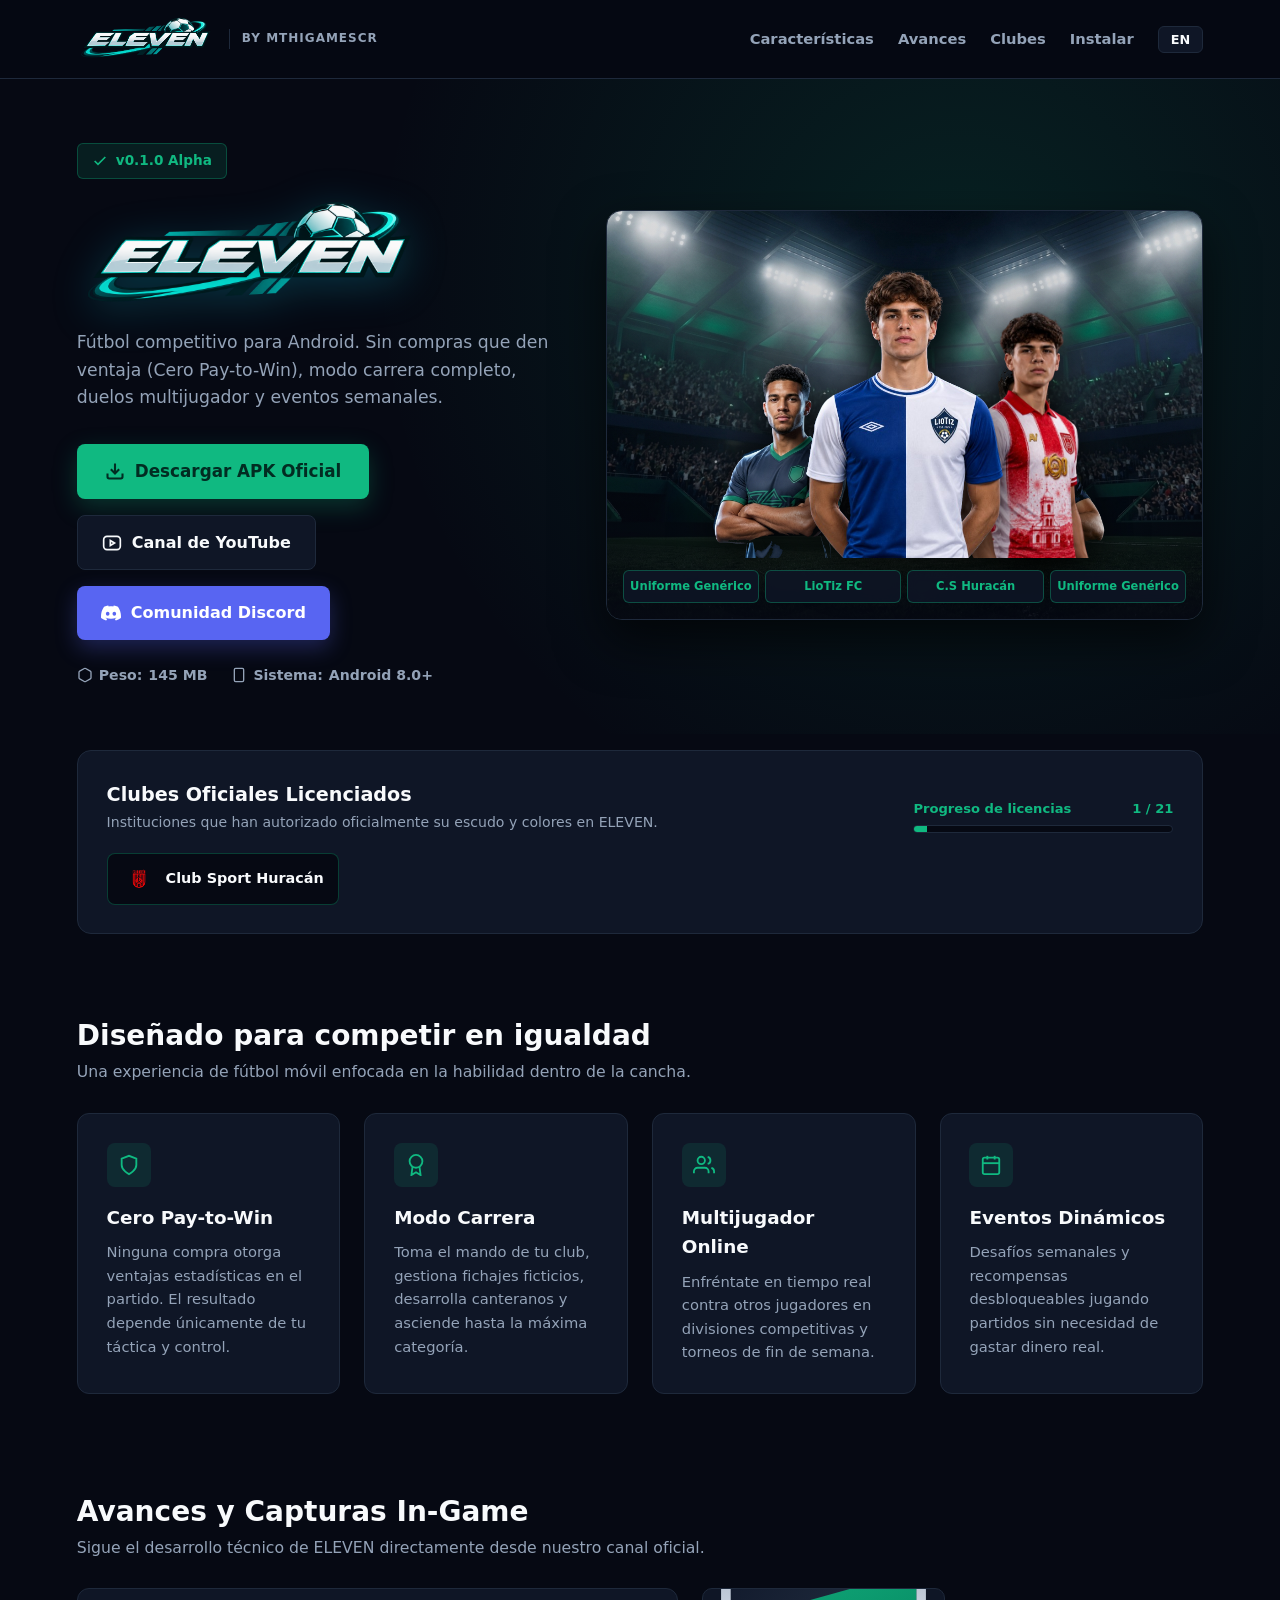
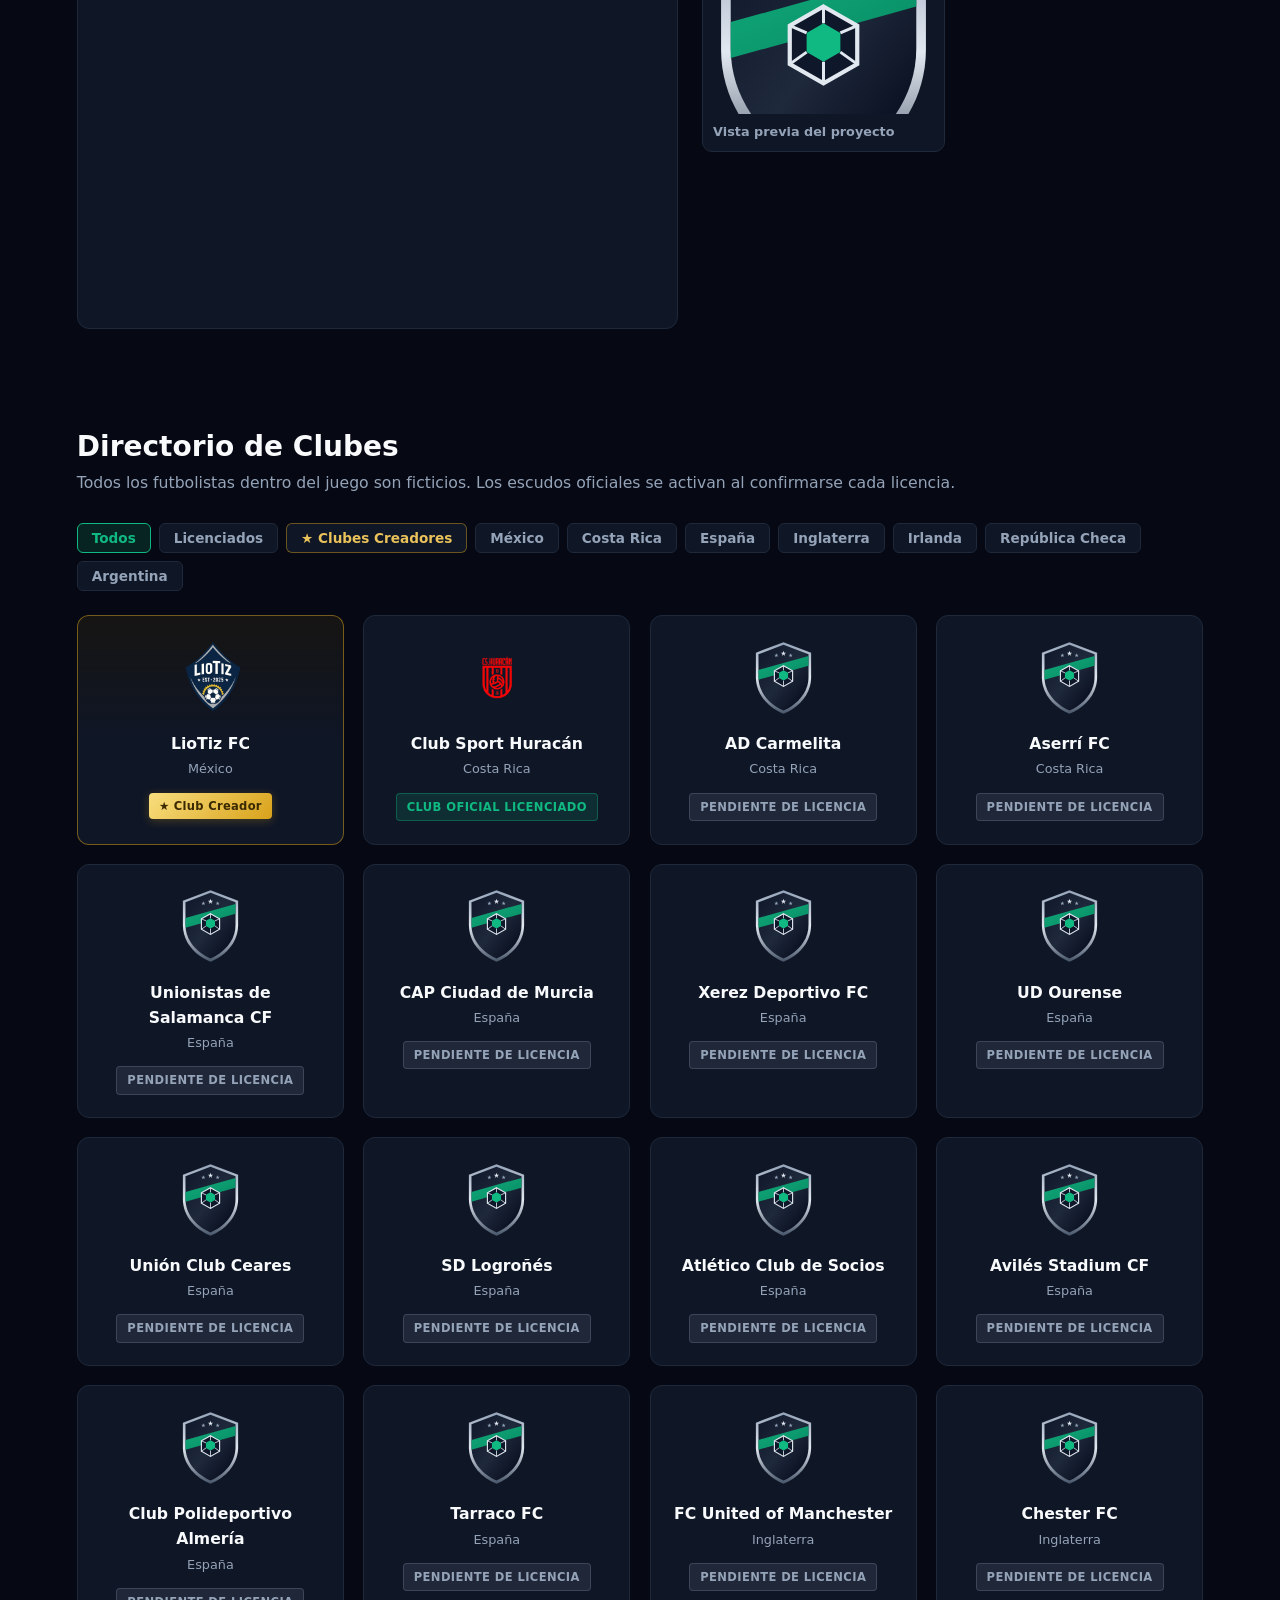
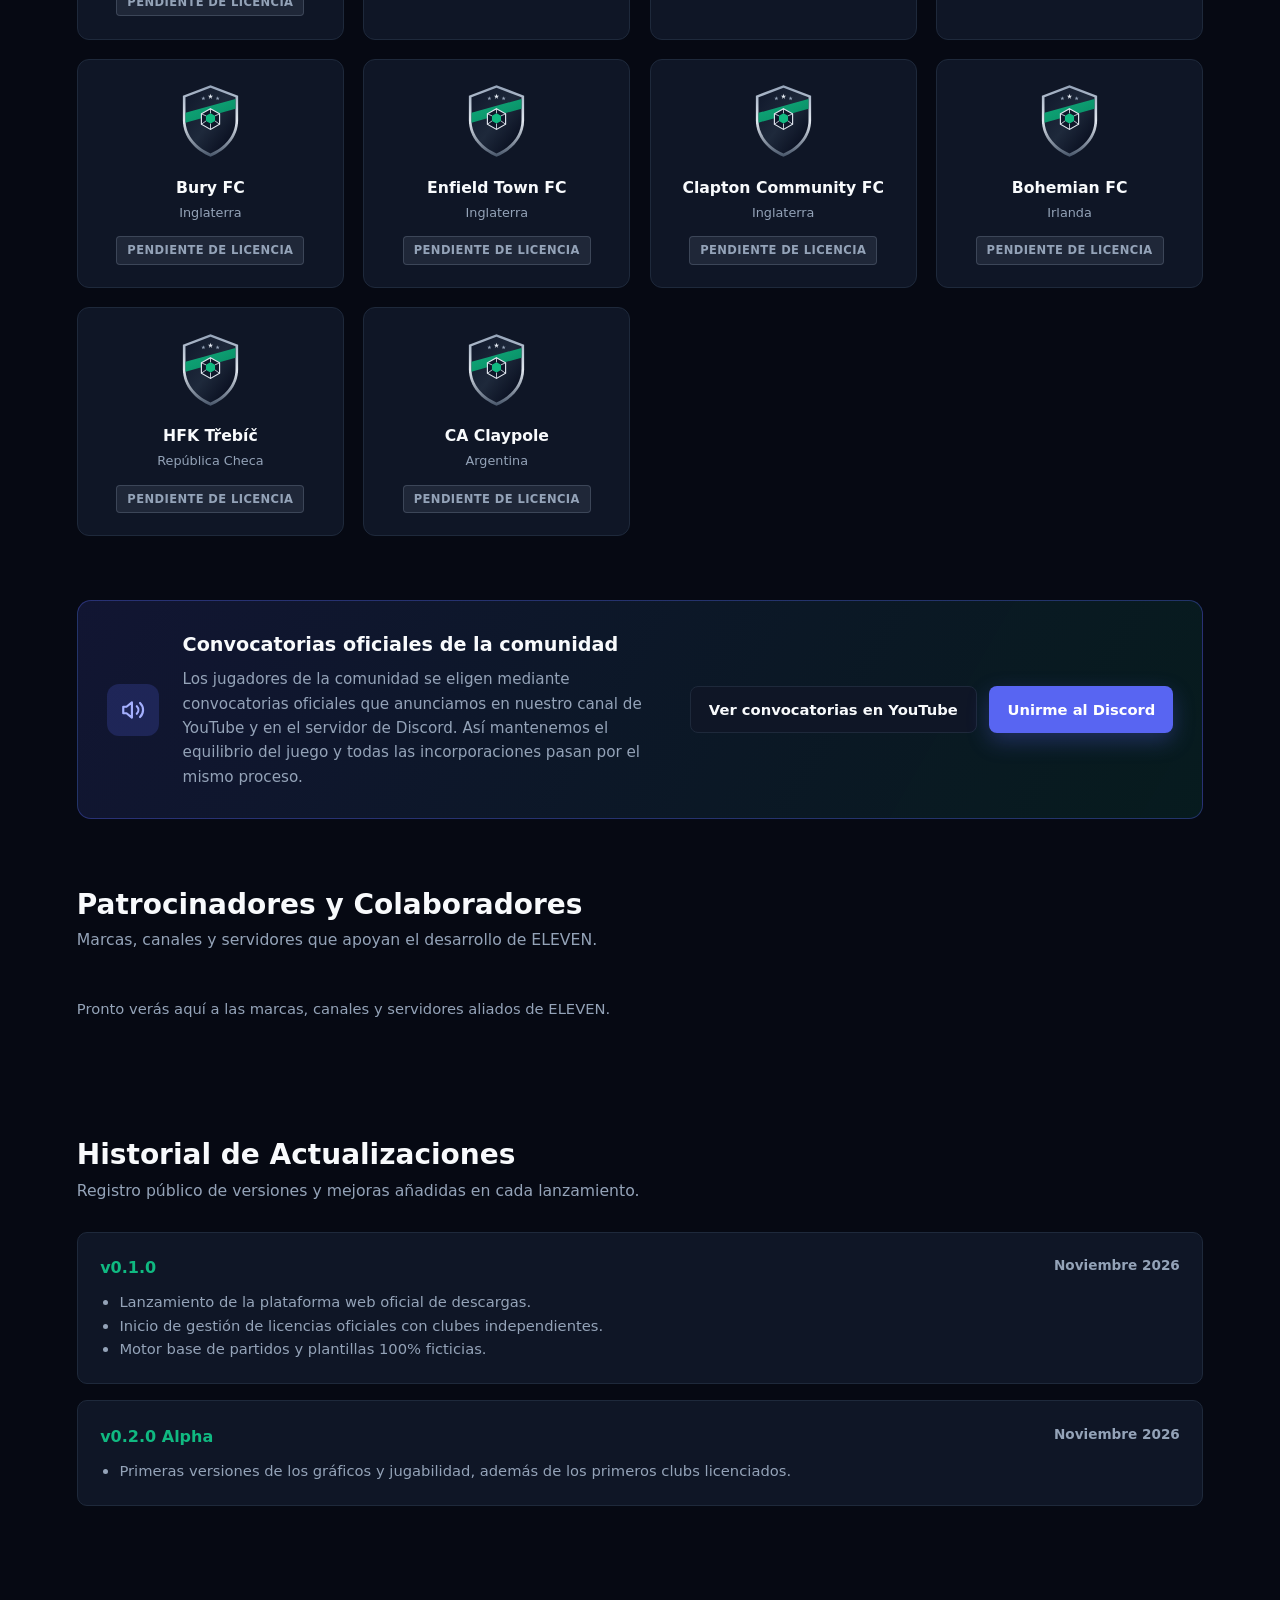
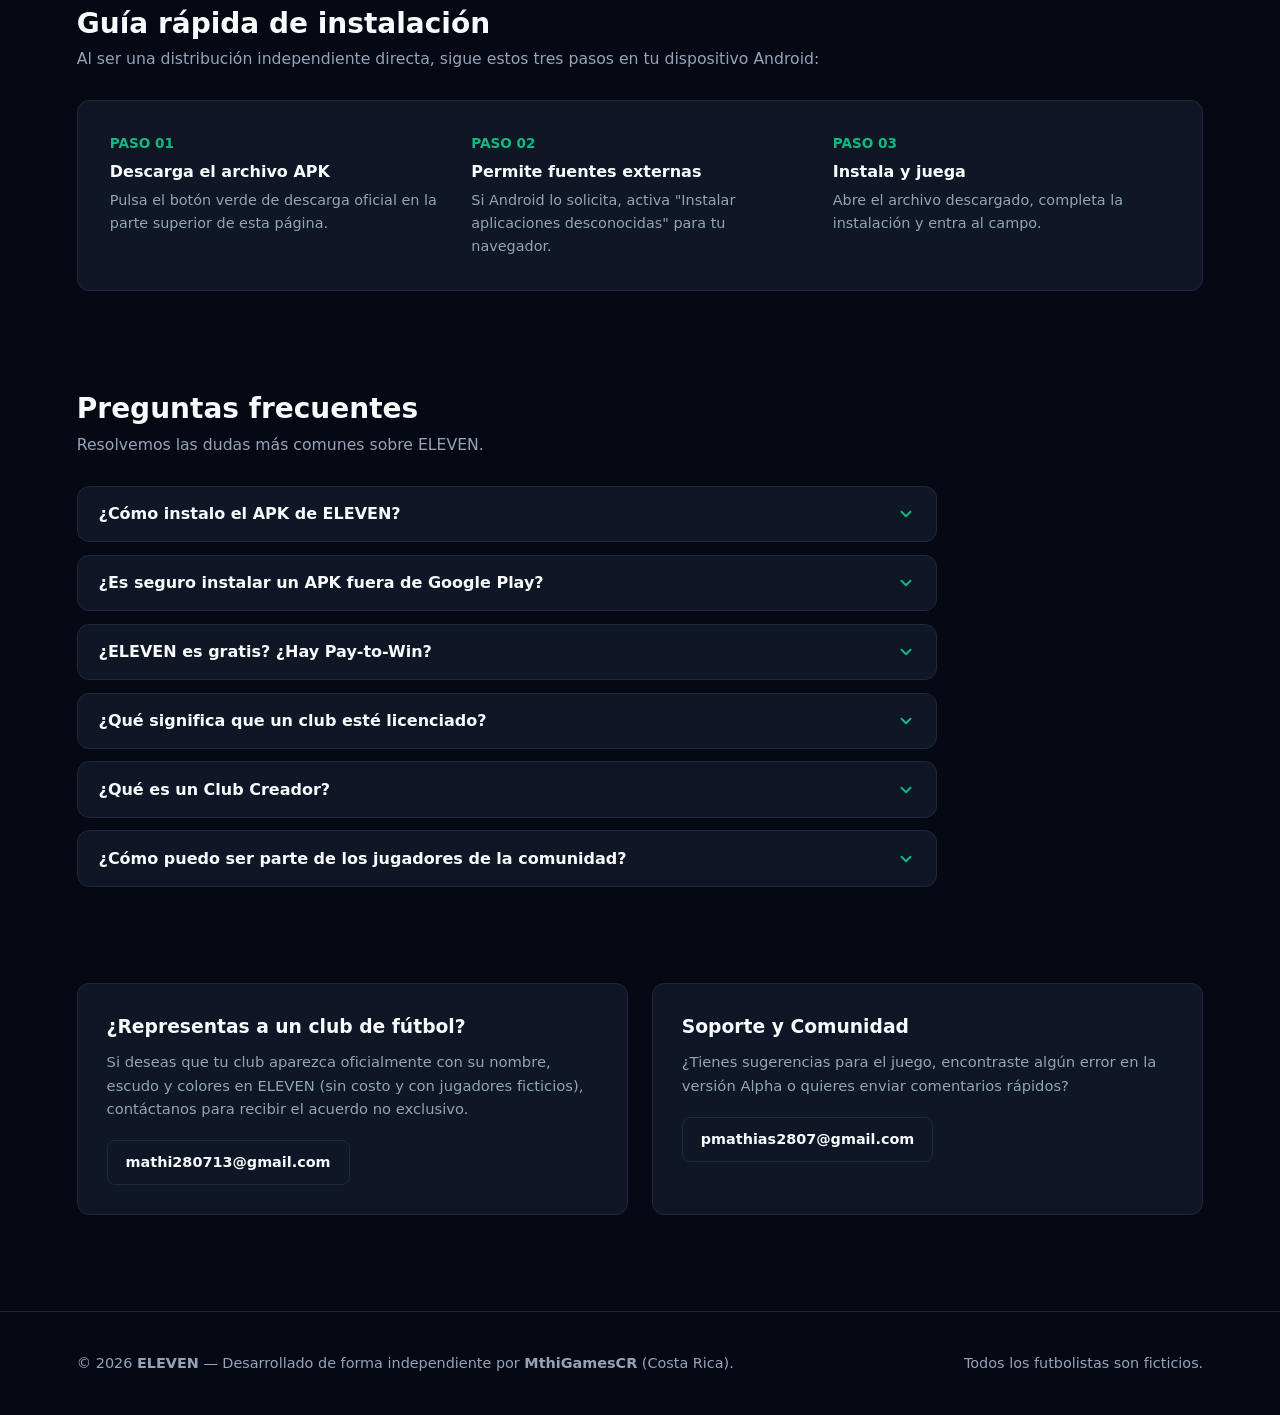
<file: index.html>
<!DOCTYPE html>
<html lang="es">
<head>
  <meta charset="UTF-8">
  <meta name="viewport" content="width=device-width, initial-scale=1.0">
  <title>ELEVEN | MthiGamesCR - Descarga Oficial</title>
  <link id="favicon" rel="icon" href="escudo-generico.svg" type="image/svg+xml">
  <script>document.documentElement.classList.add('js');</script>
  <style>
    :root {
      --bg-dark: #060913;
      --bg-card: #0f1626;
      --bg-card-hover: #162036;
      --border: #1e293b;
      --accent: #10b981;
      --accent-hover: #059669;
      --cyan: #06b6d4;
      --text-main: #f8fafc;
      --text-muted: #94a3b8;
    }
    * { box-sizing: border-box; margin: 0; padding: 0; font-family: 'Segoe UI', system-ui, -apple-system, sans-serif; }
    html { scroll-behavior: smooth; scroll-padding-top: 84px; }
    body { background-color: var(--bg-dark); color: var(--text-main); line-height: 1.6; overflow-x: hidden; }
    
    /* Navegación */
    header {
      display: flex; justify-content: space-between; align-items: center;
      padding: 1rem 6%; border-bottom: 1px solid var(--border);
      background: rgba(6, 9, 19, 0.92); backdrop-filter: blur(12px);
      position: sticky; top: 0; z-index: 100;
    }
    .brand { display: flex; align-items: center; gap: 14px; text-decoration: none; color: var(--text-main); }
    .brand img { height: 46px; width: auto; max-width: 200px; object-fit: contain; display: block; }
    .brand-tag {
      font-size: 0.75rem; font-weight: 800; color: var(--text-muted);
      letter-spacing: 1px; text-transform: uppercase; border-left: 1px solid var(--border); padding-left: 12px;
    }
    .nav-links { display: flex; gap: 1.5rem; align-items: center; }
    .nav-links a { color: var(--text-muted); text-decoration: none; font-weight: 600; font-size: 0.92rem; transition: 0.2s; }
    .nav-links a:hover { color: var(--accent); }
    .lang-btn {
      background: var(--bg-card); border: 1px solid var(--border); color: var(--text-main);
      padding: 5px 12px; border-radius: 6px; font-weight: 800; font-size: 0.8rem;
      cursor: pointer; transition: 0.2s;
    }
    .lang-btn:hover { border-color: var(--accent); color: var(--accent); }

    /* Hero Section */
    .hero {
      padding: 4rem 6% 3rem;
      background: radial-gradient(circle at 75% 30%, rgba(16, 185, 129, 0.14), transparent 55%);
      display: grid; grid-template-columns: 0.9fr 1.1fr; gap: 2.5rem; align-items: center;
      max-width: 1320px; margin: 0 auto;
    }
    .badge {
      display: inline-flex; align-items: center; gap: 8px;
      background: rgba(16, 185, 129, 0.12); color: var(--accent);
      border: 1px solid rgba(16, 185, 129, 0.3); padding: 6px 14px;
      border-radius: 6px; font-size: 0.85rem; font-weight: 700; margin-bottom: 1.2rem;
    }
    .hero-logo-box { margin-bottom: 1rem; }
    .hero-logo-box img { max-height: 115px; width: auto; max-width: 100%; object-fit: contain; display: block; filter: drop-shadow(0 8px 20px rgba(6, 182, 212, 0.25)); }
    h1.fallback-title { font-size: 3.4rem; font-weight: 900; line-height: 1.1; margin-bottom: 1rem; letter-spacing: 1px; }
    .hero p { color: var(--text-muted); font-size: 1.08rem; margin-bottom: 2rem; max-width: 560px; }
    
    .cta-group { display: flex; flex-wrap: wrap; gap: 1rem; margin-bottom: 1.5rem; }
    .btn-primary {
      background: var(--accent); color: #022c22; font-weight: 800; font-size: 1.05rem;
      padding: 14px 28px; border-radius: 8px; text-decoration: none;
      display: inline-flex; align-items: center; gap: 10px; transition: 0.2s;
      box-shadow: 0 8px 25px rgba(16, 185, 129, 0.25);
    }
    .btn-primary:hover { background: var(--accent-hover); transform: translateY(-2px); }
    .btn-secondary {
      background: var(--bg-card); color: var(--text-main); font-weight: 700; font-size: 1rem;
      padding: 14px 24px; border-radius: 8px; text-decoration: none; border: 1px solid var(--border);
      display: inline-flex; align-items: center; gap: 10px; transition: 0.2s;
    }
    .btn-secondary:hover { border-color: var(--text-muted); background: var(--bg-card-hover); }

    .meta-specs { display: flex; gap: 1.5rem; color: var(--text-muted); font-size: 0.88rem; font-weight: 600; }
    .meta-specs span { display: flex; align-items: center; gap: 6px; }

    /* Escenario Top 3 Jugadores + Estadio */
    .hero-visual {
      background-color: var(--bg-card);
      background-size: cover;
      background-position: center;
      border: 1px solid var(--border);
      border-radius: 16px;
      position: relative;
      overflow: hidden;
      box-shadow: 0 20px 50px rgba(0,0,0,0.65);
      display: flex;
      flex-direction: column;
      justify-content: flex-end;
      min-height: 410px;
    }
    .hero-visual::after {
      content: "";
      position: absolute;
      inset: 0;
      background: linear-gradient(to top, rgba(6, 9, 19, 0.95) 0%, rgba(6, 9, 19, 0.25) 45%, rgba(6, 9, 19, 0.15) 100%);
      pointer-events: none;
      z-index: 1;
    }
    .players-stage {
      position: relative;
      width: 100%;
      height: calc(345px * var(--k, 1));
      z-index: 2;
    }
    .player-card {
      position: absolute;
      bottom: 0;
      display: flex;
      justify-content: center;
      align-items: flex-end;
      pointer-events: none;
    }
    .player-card img {
      height: var(--ph);
      width: auto;
      max-width: none;
      object-fit: contain;
      filter: drop-shadow(0 10px 22px rgba(0,0,0,0.85));
    }
    .player-card.is-empty { display: none; }
    /* Formación en "V" invertida: el protagonista al centro, más alto; los extremos, más bajos */
    .pc-0 { left: -2%;  z-index: 1; --ph: calc(205px * var(--k, 1)); }
    .pc-1 { left: 15%;  z-index: 2; --ph: calc(258px * var(--k, 1)); }
    .pc-2 { left: 50%;  z-index: 4; --ph: calc(310px * var(--k, 1)); transform: translateX(-50%); }
    .pc-3 { right: 15%; z-index: 2; --ph: calc(258px * var(--k, 1)); }
    .pc-4 { right: -2%; z-index: 1; --ph: calc(205px * var(--k, 1)); }

    .kits-bar {
      position: relative;
      z-index: 5;
      display: flex;
      gap: 6px;
      padding: 12px 16px 16px;
    }
    .kit-pill {
      flex: 1 1 0;
      min-width: 0;
      background: rgba(15, 22, 38, 0.85);
      border: 1px solid rgba(16, 185, 129, 0.35);
      color: var(--accent);
      font-size: 0.72rem;
      font-weight: 700;
      text-align: center;
      padding: 6px 6px;
      border-radius: 6px;
      backdrop-filter: blur(6px);
      white-space: nowrap;
      overflow: hidden;
      text-overflow: ellipsis;
    }
    .kit-pill.is-empty { display: none; }

    /* Secciones generales */
    .section { max-width: 1320px; margin: 0 auto; padding: 3rem 6%; }
    .section-header { display: flex; justify-content: space-between; align-items: flex-end; flex-wrap: wrap; gap: 1rem; margin-bottom: 1.8rem; }
    .section-title { font-size: 1.75rem; font-weight: 800; }
    .section-sub { color: var(--text-muted); font-size: 0.98rem; }

    /* Barra de Licenciados */
    .licensed-banner {
      background: var(--bg-card); border: 1px solid var(--border); border-radius: 14px;
      padding: 1.8rem; margin-bottom: 1rem;
    }
    .progress-wrap { width: 260px; }
    .progress-label { display: flex; justify-content: space-between; font-size: 0.82rem; font-weight: 700; color: var(--accent); margin-bottom: 6px; }
    .progress-bar { height: 8px; background: #060913; border-radius: 99px; overflow: hidden; border: 1px solid var(--border); }
    .progress-fill { height: 100%; background: var(--accent); width: 0%; transition: width 0.5s ease; }
    .licensed-logos { display: flex; flex-wrap: wrap; gap: 1.2rem; align-items: center; margin-top: 1.2rem; }
    .lic-badge-item {
      display: flex; align-items: center; gap: 10px; background: #060913;
      border: 1px solid rgba(16, 185, 129, 0.3); padding: 8px 14px; border-radius: 8px;
    }
    .lic-badge-item img { width: 34px; height: 34px; object-fit: contain; }
    .lic-badge-item span { font-weight: 700; font-size: 0.9rem; }

    /* Características */
    .features-grid { display: grid; grid-template-columns: repeat(auto-fit, minmax(250px, 1fr)); gap: 1.5rem; }
    .feature-card {
      background: var(--bg-card); border: 1px solid var(--border);
      padding: 1.8rem; border-radius: 12px; transition: 0.2s;
    }
    .feature-card:hover { border-color: rgba(16, 185, 129, 0.4); transform: translateY(-3px); }
    .icon-box {
      width: 44px; height: 44px; border-radius: 8px; background: rgba(16, 185, 129, 0.12);
      color: var(--accent); display: flex; align-items: center; justify-content: center; margin-bottom: 1rem;
    }
    .feature-card h3 { font-size: 1.15rem; margin-bottom: 0.5rem; }
    .feature-card p { color: var(--text-muted); font-size: 0.92rem; }

    /* Video & Capturas */
    .media-grid { display: grid; grid-template-columns: 1.2fr 1fr; gap: 1.5rem; align-items: start; }
    .video-frame {
      position: relative; padding-bottom: 56.25%; height: 0; overflow: hidden;
      border-radius: 12px; border: 1px solid var(--border); background: var(--bg-card);
    }
    .video-frame iframe { position: absolute; top: 0; left: 0; width: 100%; height: 100%; border: 0; }
    .screenshots-grid { display: grid; grid-template-columns: repeat(2, 1fr); gap: 1rem; }
    .shot-card {
      background: var(--bg-card); border: 1px solid var(--border); border-radius: 10px;
      overflow: hidden; cursor: pointer; transition: 0.2s;
    }
    .shot-card:hover { border-color: var(--accent); }
    .shot-card img { width: 100%; height: 125px; object-fit: cover; display: block; }
    .shot-card div { padding: 8px 10px; font-size: 0.8rem; font-weight: 600; color: var(--text-muted); }

    /* Filtros y Grid de Clubes */
    .filter-bar { display: flex; flex-wrap: wrap; gap: 8px; margin-bottom: 1.5rem; }
    .filter-btn {
      background: var(--bg-card); border: 1px solid var(--border); color: var(--text-muted);
      padding: 6px 14px; border-radius: 6px; font-size: 0.85rem; font-weight: 700; cursor: pointer; transition: 0.2s;
    }
    .filter-btn.active, .filter-btn:hover { background: rgba(16, 185, 129, 0.15); color: var(--accent); border-color: var(--accent); }

    .clubs-grid { display: grid; grid-template-columns: repeat(auto-fill, minmax(210px, 1fr)); gap: 1.2rem; }
    .club-card {
      background: var(--bg-card); border: 1px solid var(--border); border-radius: 12px;
      padding: 1.4rem; text-align: center; transition: 0.2s; display: flex; flex-direction: column; align-items: center;
    }
    .club-card:hover { background: var(--bg-card-hover); border-color: #334155; }
    .club-card img { width: 78px; height: 78px; object-fit: contain; margin-bottom: 0.9rem; }
    .club-card h4 { font-size: 0.98rem; font-weight: 700; margin-bottom: 0.2rem; }
    .club-country { font-size: 0.8rem; color: var(--text-muted); margin-bottom: 0.8rem; }
    .status-pill { font-size: 0.72rem; font-weight: 700; padding: 4px 10px; border-radius: 4px; text-transform: uppercase; letter-spacing: 0.4px; }
    .status-pending { background: rgba(148, 163, 184, 0.12); color: var(--text-muted); border: 1px solid rgba(148, 163, 184, 0.25); }
    .status-official { background: rgba(16, 185, 129, 0.15); color: var(--accent); border: 1px solid rgba(16, 185, 129, 0.35); }

    /* Changelog & Instalación */
    .changelog-list { display: flex; flex-direction: column; gap: 1rem; }
    .log-item { background: var(--bg-card); border: 1px solid var(--border); border-radius: 10px; padding: 1.4rem; }
    .log-head { display: flex; justify-content: space-between; margin-bottom: 0.6rem; font-weight: 800; color: var(--accent); }
    .log-item ul { padding-left: 1.2rem; color: var(--text-muted); font-size: 0.92rem; }

    .install-box {
      background: var(--bg-card); border: 1px solid var(--border); border-radius: 12px;
      padding: 2rem; display: grid; grid-template-columns: repeat(auto-fit, minmax(240px, 1fr)); gap: 1.5rem;
    }
    .step-num { color: var(--accent); font-weight: 900; font-size: 0.85rem; text-transform: uppercase; margin-bottom: 4px; }

    /* Contacto Clubes */
    .contact-grid { display: grid; grid-template-columns: repeat(auto-fit, minmax(280px, 1fr)); gap: 1.5rem; }
    .contact-card { background: var(--bg-card); border: 1px solid var(--border); border-radius: 12px; padding: 1.8rem; }
    .contact-card h3 { margin-bottom: 0.5rem; }
    .contact-card p { color: var(--text-muted); font-size: 0.92rem; margin-bottom: 1.2rem; }

    footer {
      border-top: 1px solid var(--border); padding: 2.5rem 6%; margin-top: 3rem;
      display: flex; flex-wrap: wrap; justify-content: space-between; align-items: center;
      color: var(--text-muted); font-size: 0.9rem; gap: 1rem;
    }

    /* ===== Fluidez y acabado visual ===== */
    .btn-primary, .btn-secondary, .btn-discord, .lang-btn, .filter-btn,
    .feature-card, .club-card, .shot-card, .log-item, .contact-card,
    .lic-badge-item, .sponsor-card, .faq-item, .convocatoria {
      transition: transform 0.25s ease, box-shadow 0.25s ease, border-color 0.25s ease,
                  background-color 0.25s ease, color 0.25s ease;
    }
    .btn-primary:hover { box-shadow: 0 12px 30px rgba(16, 185, 129, 0.38); }
    .btn-secondary:hover, .btn-discord:hover, .lang-btn:hover, .filter-btn:hover { transform: translateY(-2px); }
    .feature-card:hover, .club-card:hover, .shot-card:hover, .log-item:hover,
    .contact-card:hover, .lic-badge-item:hover, .sponsor-card:hover {
      transform: translateY(-4px);
      box-shadow: 0 14px 30px rgba(0, 0, 0, 0.38);
    }

    /* Aparición al hacer scroll */
    .js .reveal { opacity: 0; }
    .js .reveal.in {
      opacity: 1;
      animation: revealUp 0.65s cubic-bezier(0.22, 0.8, 0.3, 1) backwards;
      animation-delay: var(--d, 0ms);
    }
    @keyframes revealUp {
      from { opacity: 0; transform: translateY(26px); }
      to   { opacity: 1; transform: none; }
    }

    /* Flotación sutil de los jugadores */
    @keyframes floatY {
      0%, 100% { transform: translateY(0); }
      50%      { transform: translateY(-7px); }
    }
    .player-card img { animation: floatY 6s ease-in-out infinite; }
    .pc-1 img { animation-delay: -1.4s; animation-duration: 6.6s; }
    .pc-2 img { animation-delay: -2.8s; animation-duration: 5.4s; }
    .pc-3 img { animation-delay: -4.2s; animation-duration: 6.9s; }
    .pc-4 img { animation-delay: -0.7s; animation-duration: 6.2s; }

    /* Botón Discord */
    .btn-discord {
      background: #5865F2; color: #fff; font-weight: 700; font-size: 1rem;
      padding: 14px 24px; border-radius: 8px; text-decoration: none;
      display: inline-flex; align-items: center; gap: 10px;
      box-shadow: 0 8px 22px rgba(88, 101, 242, 0.3);
    }
    .btn-discord:hover { background: #4752c4; box-shadow: 0 12px 28px rgba(88, 101, 242, 0.45); }

    /* Clubes Creadores */
    .creator-badge {
      display: inline-flex; align-items: center; gap: 4px;
      font-size: 0.72rem; font-weight: 800; padding: 4px 10px; border-radius: 4px;
      color: #3b2a00; background: linear-gradient(135deg, #f8de7e, #d9a21b);
      box-shadow: 0 2px 10px rgba(217, 162, 27, 0.28); letter-spacing: 0.3px;
    }
    .club-card.creator {
      border-color: rgba(217, 162, 27, 0.5);
      background: linear-gradient(180deg, rgba(217, 162, 27, 0.08), var(--bg-card) 55%);
    }
    .club-card.creator:hover { border-color: #d9a21b; }
    .filter-btn.gold { color: #e9c25a; border-color: rgba(217, 162, 27, 0.45); }
    .filter-btn.gold.active, .filter-btn.gold:hover {
      background: rgba(217, 162, 27, 0.15); color: #f5d36b; border-color: #d9a21b;
    }
    .empty-note { grid-column: 1 / -1; color: var(--text-muted); font-size: 0.92rem; padding: 1rem 0; }

    /* Convocatorias */
    .convocatoria {
      display: flex; align-items: center; gap: 1.5rem; flex-wrap: wrap;
      background: linear-gradient(120deg, rgba(88, 101, 242, 0.14), rgba(16, 185, 129, 0.10));
      border: 1px solid rgba(88, 101, 242, 0.35); border-radius: 14px; padding: 1.8rem;
    }
    .conv-icon {
      width: 52px; height: 52px; flex: none; border-radius: 12px;
      background: rgba(88, 101, 242, 0.2); color: #a5b0ff;
      display: flex; align-items: center; justify-content: center;
    }
    .conv-body { flex: 1 1 320px; }
    .conv-body h3 { font-size: 1.2rem; margin-bottom: 0.4rem; }
    .conv-body p { color: var(--text-muted); font-size: 0.95rem; max-width: 640px; }
    .conv-actions { display: flex; flex-wrap: wrap; gap: 0.8rem; }
    .conv-actions .btn-secondary, .conv-actions .btn-discord { font-size: 0.92rem; padding: 11px 18px; }

    /* Patrocinadores */
    .sponsors-grid { display: grid; grid-template-columns: repeat(auto-fill, minmax(180px, 1fr)); gap: 1.2rem; }
    .sponsor-card {
      background: var(--bg-card); border: 1px solid var(--border); border-radius: 12px;
      padding: 1.3rem 1rem; display: flex; flex-direction: column; align-items: center; gap: 0.8rem;
      text-align: center; text-decoration: none; color: var(--text-main);
    }
    a.sponsor-card:hover { border-color: rgba(16, 185, 129, 0.45); }
    .sponsor-card img { max-width: 100%; height: 64px; object-fit: contain; }
    .sponsor-card span { font-weight: 700; font-size: 0.88rem; }

    /* Preguntas frecuentes */
    .faq-list { display: flex; flex-direction: column; gap: 0.8rem; max-width: 860px; }
    .faq-item { background: var(--bg-card); border: 1px solid var(--border); border-radius: 12px; overflow: hidden; }
    .faq-item:hover, .faq-item.open { border-color: rgba(16, 185, 129, 0.4); }
    .faq-q {
      width: 100%; display: flex; justify-content: space-between; align-items: center; gap: 1rem;
      text-align: left; background: none; border: 0; color: var(--text-main);
      font-size: 1rem; font-weight: 700; padding: 1.1rem 1.3rem; cursor: pointer;
    }
    .faq-q:focus-visible { outline: 2px solid var(--accent); outline-offset: -2px; }
    .faq-q svg { flex: none; color: var(--accent); transition: transform 0.3s ease; }
    .faq-item.open .faq-q svg { transform: rotate(180deg); }
    .faq-a { display: grid; grid-template-rows: 0fr; transition: grid-template-rows 0.35s ease; }
    .faq-item.open .faq-a { grid-template-rows: 1fr; }
    .faq-a > div { overflow: hidden; }
    .faq-a p {
      padding: 0 1.3rem 1.2rem; color: var(--text-muted); font-size: 0.94rem;
      visibility: hidden; transition: visibility 0s linear 0.35s;
    }
    .faq-item.open .faq-a p { visibility: visible; transition-delay: 0s; }

    @media (max-width: 600px) {
      .players-stage { --k: 0.62; }
      .pc-0 { left: -5%; }
      .pc-1 { left: 11%; }
      .pc-3 { right: 11%; }
      .pc-4 { right: -5%; }
      .kits-bar { flex-wrap: wrap; }
      .kit-pill { flex: 1 1 28%; }
    }

    @media (prefers-reduced-motion: reduce) {
      html { scroll-behavior: auto; }
      .js .reveal { opacity: 1; }
      .js .reveal.in { animation: none; }
      .player-card img { animation: none; }
    }

    @media (max-width: 900px) {
      .hero, .media-grid { grid-template-columns: 1fr; }
      .hero { text-align: center; padding-top: 2.5rem; }
      .hero-logo-box img { margin: 0 auto; }
      .hero p { margin: 0 auto 2rem; }
      .cta-group, .meta-specs { justify-content: center; }
      .nav-links a { display: none; }
    }
  </style>
</head>
<body>

  <header>
    <a href="#" class="brand">
      <img id="nav-logo" src="escudo-generico.svg" alt="ELEVEN Logo">
      <span class="brand-tag">BY MTHIGAMESCR</span>
    </a>
    <nav class="nav-links">
      <a href="#caracteristicas" data-i18n="navFeatures">Características</a>
      <a href="#avances" data-i18n="navMedia">Avances</a>
      <a href="#clubes" data-i18n="navClubs">Clubes</a>
      <a href="#instalar" data-i18n="navInstall">Instalar</a>
      <button id="lang-toggle" class="lang-btn" onclick="toggleLang()">EN</button>
    </nav>
  </header>

  <main>
    <section class="hero">
      <div>
        <div class="badge">
          <svg width="16" height="16" viewBox="0 0 24 24" fill="none" stroke="currentColor" stroke-width="2.5"><polyline points="20 6 9 17 4 12"></polyline></svg>
          <span id="game-version">v0.1.0 Alpha</span>
        </div>

        <div id="hero-logo-container" class="hero-logo-box" style="display:none;">
          <img id="hero-logo-img" src="" alt="ELEVEN">
        </div>
        <h1 id="game-title" class="fallback-title">ELEVEN</h1>
        
        <p id="game-subtitle">Fútbol competitivo para Android. Sin compras que den ventaja (Cero Pay-to-Win), modo carrera completo, duelos multijugador y eventos semanales.</p>
        
        <div class="cta-group">
          <a id="btn-download" href="#" class="btn-primary">
            <svg width="20" height="20" viewBox="0 0 24 24" fill="none" stroke="currentColor" stroke-width="2.5"><path d="M21 15v4a2 2 0 0 1-2 2H5a2 2 0 0 1-2-2v-4"></path><polyline points="7 10 12 15 17 10"></polyline><line x1="12" y1="15" x2="12" y2="3"></line></svg>
            <span data-i18n="btnDownload">Descargar APK Oficial</span>
          </a>
          <a id="btn-youtube" href="https://www.youtube.com/@mthigamesCR" target="_blank" class="btn-secondary">
            <svg width="20" height="20" viewBox="0 0 24 24" fill="none" stroke="currentColor" stroke-width="2"><rect x="2" y="4" width="20" height="16" rx="4"></rect><polygon points="10 9 15 12 10 15 10 9"></polygon></svg>
            <span data-i18n="btnYoutube">Canal de YouTube</span>
          </a>
          <a id="btn-discord" href="https://discord.gg/h2FJ4quKJ2" target="_blank" rel="noopener" class="btn-discord">
            <svg width="20" height="20" viewBox="0 0 24 24" fill="currentColor"><path d="M20.317 4.3698a19.7913 19.7913 0 00-4.8851-1.5152.0741.0741 0 00-.0785.0371c-.211.3753-.4447.8648-.6083 1.2495-1.8447-.2762-3.68-.2762-5.4868 0-.1636-.3933-.4058-.8742-.6177-1.2495a.077.077 0 00-.0785-.037 19.7363 19.7363 0 00-4.8852 1.515.0699.0699 0 00-.0321.0277C.5334 9.0458-.319 13.5799.0992 18.0578a.0824.0824 0 00.0312.0561c2.0528 1.5076 4.0413 2.4228 5.9929 3.0294a.0777.0777 0 00.0842-.0276c.4616-.6304.8731-1.2952 1.226-1.9942a.076.076 0 00-.0416-.1057c-.6528-.2476-1.2743-.5495-1.8722-.8923a.077.077 0 01-.0076-.1277c.1258-.0943.2517-.1923.3718-.2914a.0743.0743 0 01.0776-.0105c3.9278 1.7933 8.18 1.7933 12.0614 0a.0739.0739 0 01.0785.0095c.1202.099.246.1981.3728.2924a.077.077 0 01-.0066.1276 12.2986 12.2986 0 01-1.873.8914.0766.0766 0 00-.0407.1067c.3604.698.7719 1.3628 1.225 1.9932a.076.076 0 00.0842.0286c1.961-.6067 3.9495-1.5219 6.0023-3.0294a.077.077 0 00.0313-.0552c.5004-5.177-.8382-9.6739-3.5485-13.6604a.061.061 0 00-.0312-.0286zM8.02 15.3312c-1.1825 0-2.1569-1.0857-2.1569-2.419 0-1.3332.9555-2.4189 2.157-2.4189 1.2108 0 2.1757 1.0952 2.1568 2.419 0 1.3332-.9555 2.4189-2.1569 2.4189zm7.9748 0c-1.1825 0-2.1569-1.0857-2.1569-2.419 0-1.3332.9554-2.4189 2.1569-2.4189 1.2108 0 2.1757 1.0952 2.1568 2.419 0 1.3332-.946 2.4189-2.1568 2.4189Z"/></svg>
            <span data-i18n="btnDiscord">Comunidad Discord</span>
          </a>
        </div>

        <div class="meta-specs">
          <span>
            <svg width="16" height="16" viewBox="0 0 24 24" fill="none" stroke="currentColor" stroke-width="2"><path d="M21 16V8a2 2 0 0 0-1-1.73l-7-4a2 2 0 0 0-2 0l-7 4A2 2 0 0 0 3 8v8a2 2 0 0 0 1 1.73l7 4a2 2 0 0 0 2 0l7-4A2 2 0 0 0 21 16z"></path></svg>
            <span data-i18n="specSize">Peso:</span> <strong id="game-size">145 MB</strong>
          </span>
          <span>
            <svg width="16" height="16" viewBox="0 0 24 24" fill="none" stroke="currentColor" stroke-width="2"><rect x="5" y="2" width="14" height="20" rx="2" ry="2"></rect><line x1="12" y1="18" x2="12.01" y2="18"></line></svg>
            <span data-i18n="specOs">Sistema:</span> <strong id="game-android">Android 8.0+</strong>
          </span>
        </div>
      </div>

      <div id="hero-visual-box" class="hero-visual">
        <div class="players-stage">
          <div id="p-card-0" class="player-card pc-0"><img id="p-img-0" src="jugador1.png" alt="Extremo izquierdo"></div>
          <div id="p-card-1" class="player-card pc-1 is-empty"><img id="p-img-1" alt="Interior izquierdo"></div>
          <div id="p-card-2" class="player-card pc-2"><img id="p-img-2" src="jugador2.png" alt="Protagonista central"></div>
          <div id="p-card-3" class="player-card pc-3 is-empty"><img id="p-img-3" alt="Interior derecho"></div>
          <div id="p-card-4" class="player-card pc-4"><img id="p-img-4" src="jugador3.png" alt="Extremo derecho"></div>
        </div>
        <div class="kits-bar">
          <div id="p-club-0" class="kit-pill">Uniforme Genérico</div>
          <div id="p-club-1" class="kit-pill is-empty">Uniforme Genérico</div>
          <div id="p-club-2" class="kit-pill">Uniforme Genérico</div>
          <div id="p-club-3" class="kit-pill is-empty">Uniforme Genérico</div>
          <div id="p-club-4" class="kit-pill">Uniforme Genérico</div>
        </div>
      </div>
    </section>

    <!-- Vitrina Licenciados -->
    <section class="section" style="padding-top: 1rem; padding-bottom: 1rem;">
      <div class="licensed-banner reveal">
        <div class="section-header" style="margin-bottom: 0;">
          <div>
            <h3 style="font-size: 1.2rem; font-weight: 800;" data-i18n="licBannerTitle">Clubes Oficiales Licenciados</h3>
            <p style="color: var(--text-muted); font-size: 0.88rem;" data-i18n="licBannerSub">Instituciones que han autorizado oficialmente su escudo y colores en ELEVEN.</p>
          </div>
          <div class="progress-wrap">
            <div class="progress-label">
              <span data-i18n="licProgress">Progreso de licencias</span>
              <span id="lic-counter">0 / 22</span>
            </div>
            <div class="progress-bar"><div id="lic-fill" class="progress-fill"></div></div>
          </div>
        </div>
        <div id="licensed-logos-row" class="licensed-logos"></div>
      </div>
    </section>

    <!-- Características -->
    <section id="caracteristicas" class="section">
      <div class="section-header reveal">
        <div>
          <h2 class="section-title" data-i18n="featTitle">Diseñado para competir en igualdad</h2>
          <p class="section-sub" data-i18n="featSub">Una experiencia de fútbol móvil enfocada en la habilidad dentro de la cancha.</p>
        </div>
      </div>
      
      <div class="features-grid">
        <div class="feature-card reveal">
          <div class="icon-box">
            <svg width="22" height="22" viewBox="0 0 24 24" fill="none" stroke="currentColor" stroke-width="2"><path d="M12 22s8-4 8-10V5l-8-3-8 3v7c0 6 8 10 8 10z"></path></svg>
          </div>
          <h3 data-i18n="f1Title">Cero Pay-to-Win</h3>
          <p data-i18n="f1Desc">Ninguna compra otorga ventajas estadísticas en el partido. El resultado depende únicamente de tu táctica y control.</p>
        </div>
        <div class="feature-card reveal">
          <div class="icon-box">
            <svg width="22" height="22" viewBox="0 0 24 24" fill="none" stroke="currentColor" stroke-width="2"><circle cx="12" cy="8" r="7"></circle><polyline points="8.21 13.89 7 23 12 20 17 23 15.79 13.88"></polyline></svg>
          </div>
          <h3 data-i18n="f2Title">Modo Carrera</h3>
          <p data-i18n="f2Desc">Toma el mando de tu club, gestiona fichajes ficticios, desarrolla canteranos y asciende hasta la máxima categoría.</p>
        </div>
        <div class="feature-card reveal">
          <div class="icon-box">
            <svg width="22" height="22" viewBox="0 0 24 24" fill="none" stroke="currentColor" stroke-width="2"><path d="M17 21v-2a4 4 0 0 0-4-4H5a4 4 0 0 0-4 4v2"></path><circle cx="9" cy="7" r="4"></circle><path d="M23 21v-2a4 4 0 0 0-3-3.87"></path><path d="M16 3.13a4 4 0 0 1 0 7.75"></path></svg>
          </div>
          <h3 data-i18n="f3Title">Multijugador Online</h3>
          <p data-i18n="f3Desc">Enfréntate en tiempo real contra otros jugadores en divisiones competitivas y torneos de fin de semana.</p>
        </div>
        <div class="feature-card reveal">
          <div class="icon-box">
            <svg width="22" height="22" viewBox="0 0 24 24" fill="none" stroke="currentColor" stroke-width="2"><rect x="3" y="4" width="18" height="18" rx="2" ry="2"></rect><line x1="16" y1="2" x2="16" y2="6"></line><line x1="8" y1="2" x2="8" y2="6"></line><line x1="3" y1="10" x2="21" y2="10"></line></svg>
          </div>
          <h3 data-i18n="f4Title">Eventos Dinámicos</h3>
          <p data-i18n="f4Desc">Desafíos semanales y recompensas desbloqueables jugando partidos sin necesidad de gastar dinero real.</p>
        </div>
      </div>
    </section>

    <!-- Avances Multimedia -->
    <section id="avances" class="section">
      <div class="section-header reveal">
        <div>
          <h2 class="section-title" data-i18n="mediaTitle">Avances y Capturas In-Game</h2>
          <p class="section-sub" data-i18n="mediaSub">Sigue el desarrollo técnico de ELEVEN directamente desde nuestro canal oficial.</p>
        </div>
      </div>
      <div class="media-grid">
        <div class="video-frame reveal">
          <iframe id="yt-embed" src="https://www.youtube.com/embed?listType=user_uploads&list=mthigamesCR" allowfullscreen></iframe>
        </div>
        <div id="screenshots-container" class="screenshots-grid"></div>
      </div>
    </section>

    <!-- Directorio de Clubes -->
    <section id="clubes" class="section">
      <div class="section-header reveal">
        <div>
          <h2 class="section-title" data-i18n="clubsTitle">Directorio de Clubes</h2>
          <p class="section-sub" data-i18n="clubsSub">Todos los futbolistas dentro del juego son ficticios. Los escudos oficiales se activan al confirmarse cada licencia.</p>
        </div>
      </div>
      <div id="filter-bar" class="filter-bar"></div>
      <div id="clubs-container" class="clubs-grid"></div>
    </section>

    <!-- Convocatorias Oficiales de la Comunidad -->
    <section id="convocatorias" class="section" style="padding-top: 1rem; padding-bottom: 1rem;">
      <div class="convocatoria reveal">
        <div class="conv-icon">
          <svg width="26" height="26" viewBox="0 0 24 24" fill="none" stroke="currentColor" stroke-width="2" stroke-linecap="round" stroke-linejoin="round"><path d="M11 5 6 9H3v6h3l5 4V5z"></path><path d="M15.5 8.5a5 5 0 0 1 0 7"></path><path d="M18.5 5.5a9 9 0 0 1 0 13"></path></svg>
        </div>
        <div class="conv-body">
          <h3 data-i18n="convTitle">Convocatorias oficiales de la comunidad</h3>
          <p data-i18n="convDesc">Los jugadores de la comunidad se eligen mediante convocatorias oficiales que anunciamos en nuestro canal de YouTube y en el servidor de Discord. Así mantenemos el equilibrio del juego y todas las incorporaciones pasan por el mismo proceso.</p>
        </div>
        <div class="conv-actions">
          <a data-yt-link href="https://www.youtube.com/@mthigamesCR" target="_blank" rel="noopener" class="btn-secondary">
            <span data-i18n="convYoutube">Ver convocatorias en YouTube</span>
          </a>
          <a href="https://discord.gg/h2FJ4quKJ2" target="_blank" rel="noopener" class="btn-discord">
            <span data-i18n="convDiscord">Unirme al Discord</span>
          </a>
        </div>
      </div>
    </section>

    <!-- Patrocinadores y Colaboradores -->
    <section id="patrocinadores" class="section">
      <div class="section-header reveal">
        <div>
          <h2 class="section-title" data-i18n="sponsTitle">Patrocinadores y Colaboradores</h2>
          <p class="section-sub" data-i18n="sponsSub">Marcas, canales y servidores que apoyan el desarrollo de ELEVEN.</p>
        </div>
      </div>
      <div id="sponsors-container" class="sponsors-grid"></div>
    </section>

    <!-- Changelog -->
    <section class="section">
      <div class="section-header reveal">
        <div>
          <h2 class="section-title" data-i18n="logTitle">Historial de Actualizaciones</h2>
          <p class="section-sub" data-i18n="logSub">Registro público de versiones y mejoras añadidas en cada lanzamiento.</p>
        </div>
      </div>
      <div id="changelog-container" class="changelog-list"></div>
    </section>

    <!-- Guía de instalación -->
    <section id="instalar" class="section">
      <div class="section-header reveal">
        <div>
          <h2 class="section-title" data-i18n="instTitle">Guía rápida de instalación</h2>
          <p class="section-sub" data-i18n="instSub">Al ser una distribución independiente directa, sigue estos tres pasos en tu dispositivo Android:</p>
        </div>
      </div>
      <div class="install-box reveal">
        <div>
          <div class="step-num" data-i18n="s1Num">Paso 01</div>
          <h4 data-i18n="s1Title">Descarga el archivo APK</h4>
          <p style="color: var(--text-muted); font-size: 0.9rem; margin-top: 4px;" data-i18n="s1Desc">Pulsa el botón verde de descarga oficial en la parte superior de esta página.</p>
        </div>
        <div>
          <div class="step-num" data-i18n="s2Num">Paso 02</div>
          <h4 data-i18n="s2Title">Permite fuentes externas</h4>
          <p style="color: var(--text-muted); font-size: 0.9rem; margin-top: 4px;" data-i18n="s2Desc">Si Android lo solicita, activa "Instalar aplicaciones desconocidas" para tu navegador.</p>
        </div>
        <div>
          <div class="step-num" data-i18n="s3Num">Paso 03</div>
          <h4 data-i18n="s3Title">Instala y juega</h4>
          <p style="color: var(--text-muted); font-size: 0.9rem; margin-top: 4px;" data-i18n="s3Desc">Abre el archivo descargado, completa la instalación y entra al campo.</p>
        </div>
      </div>
    </section>

    <!-- Preguntas Frecuentes -->
    <section id="faq" class="section">
      <div class="section-header reveal">
        <div>
          <h2 class="section-title" data-i18n="faqTitle">Preguntas frecuentes</h2>
          <p class="section-sub" data-i18n="faqSub">Resolvemos las dudas más comunes sobre ELEVEN.</p>
        </div>
      </div>
      <div class="faq-list">
        <div class="faq-item reveal">
          <button type="button" class="faq-q" id="faq-q1" aria-expanded="false" aria-controls="faq-a1">
            <span data-i18n="faq1Q"></span>
            <svg width="18" height="18" viewBox="0 0 24 24" fill="none" stroke="currentColor" stroke-width="2.5" stroke-linecap="round" stroke-linejoin="round"><polyline points="6 9 12 15 18 9"></polyline></svg>
          </button>
          <div class="faq-a" id="faq-a1" role="region" aria-labelledby="faq-q1"><div><p data-i18n="faq1A"></p></div></div>
        </div>
        <div class="faq-item reveal">
          <button type="button" class="faq-q" id="faq-q2" aria-expanded="false" aria-controls="faq-a2">
            <span data-i18n="faq2Q"></span>
            <svg width="18" height="18" viewBox="0 0 24 24" fill="none" stroke="currentColor" stroke-width="2.5" stroke-linecap="round" stroke-linejoin="round"><polyline points="6 9 12 15 18 9"></polyline></svg>
          </button>
          <div class="faq-a" id="faq-a2" role="region" aria-labelledby="faq-q2"><div><p data-i18n="faq2A"></p></div></div>
        </div>
        <div class="faq-item reveal">
          <button type="button" class="faq-q" id="faq-q3" aria-expanded="false" aria-controls="faq-a3">
            <span data-i18n="faq3Q"></span>
            <svg width="18" height="18" viewBox="0 0 24 24" fill="none" stroke="currentColor" stroke-width="2.5" stroke-linecap="round" stroke-linejoin="round"><polyline points="6 9 12 15 18 9"></polyline></svg>
          </button>
          <div class="faq-a" id="faq-a3" role="region" aria-labelledby="faq-q3"><div><p data-i18n="faq3A"></p></div></div>
        </div>
        <div class="faq-item reveal">
          <button type="button" class="faq-q" id="faq-q4" aria-expanded="false" aria-controls="faq-a4">
            <span data-i18n="faq4Q"></span>
            <svg width="18" height="18" viewBox="0 0 24 24" fill="none" stroke="currentColor" stroke-width="2.5" stroke-linecap="round" stroke-linejoin="round"><polyline points="6 9 12 15 18 9"></polyline></svg>
          </button>
          <div class="faq-a" id="faq-a4" role="region" aria-labelledby="faq-q4"><div><p data-i18n="faq4A"></p></div></div>
        </div>
        <div class="faq-item reveal">
          <button type="button" class="faq-q" id="faq-q5" aria-expanded="false" aria-controls="faq-a5">
            <span data-i18n="faq5Q"></span>
            <svg width="18" height="18" viewBox="0 0 24 24" fill="none" stroke="currentColor" stroke-width="2.5" stroke-linecap="round" stroke-linejoin="round"><polyline points="6 9 12 15 18 9"></polyline></svg>
          </button>
          <div class="faq-a" id="faq-a5" role="region" aria-labelledby="faq-q5"><div><p data-i18n="faq5A"></p></div></div>
        </div>
        <div class="faq-item reveal">
          <button type="button" class="faq-q" id="faq-q6" aria-expanded="false" aria-controls="faq-a6">
            <span data-i18n="faq6Q"></span>
            <svg width="18" height="18" viewBox="0 0 24 24" fill="none" stroke="currentColor" stroke-width="2.5" stroke-linecap="round" stroke-linejoin="round"><polyline points="6 9 12 15 18 9"></polyline></svg>
          </button>
          <div class="faq-a" id="faq-a6" role="region" aria-labelledby="faq-q6"><div><p data-i18n="faq6A"></p></div></div>
        </div>
      </div>
    </section>

    <!-- Contacto Directo -->
    <section class="section">
      <div class="contact-grid">
        <div class="contact-card reveal">
          <h3 data-i18n="cClubTitle">¿Representas a un club de fútbol?</h3>
          <p data-i18n="cClubDesc">Si deseas que tu club aparezca oficialmente con su nombre, escudo y colores en ELEVEN (sin costo y con jugadores ficticios), contáctanos para recibir el acuerdo no exclusivo.</p>
          <a href="mailto:mathi280713@gmail.com?subject=Propuesta%20de%20Licencia%20ELEVEN" class="btn-secondary" style="font-size: 0.9rem; padding: 10px 18px;">mathi280713@gmail.com</a>
        </div>
        <div class="contact-card reveal">
          <h3 data-i18n="cSupTitle">Soporte y Comunidad</h3>
          <p data-i18n="cSupDesc">¿Tienes sugerencias para el juego, encontraste algún error en la versión Alpha o quieres enviar comentarios rápidos?</p>
          <a href="mailto:pmathias2807@gmail.com?subject=Consulta%20ELEVEN" class="btn-secondary" style="font-size: 0.9rem; padding: 10px 18px;">pmathias2807@gmail.com</a>
        </div>
      </div>
    </section>
  </main>

  <footer>
    <div>© 2026 <strong>ELEVEN</strong> — Desarrollado de forma independiente por <strong>MthiGamesCR</strong> (Costa Rica).</div>
    <div>Todos los futbolistas son ficticios.</div>
  </footer>

  <script>
    let currentLang = 'es';
    let globalData = null;
    let activeFilter = 'ALL';

    const i18n = {
      es: {
        navFeatures: 'Características', navMedia: 'Avances', navClubs: 'Clubes', navInstall: 'Instalar',
        btnDownload: 'Descargar APK Oficial', btnYoutube: 'Canal de YouTube',
        specSize: 'Peso:', specOs: 'Sistema:',
        licBannerTitle: 'Clubes Oficiales Licenciados',
        licBannerSub: 'Instituciones que han autorizado oficialmente su escudo y colores en ELEVEN.',
        licProgress: 'Progreso de licencias',
        featTitle: 'Diseñado para competir en igualdad',
        featSub: 'Una experiencia de fútbol móvil enfocada en la habilidad dentro de la cancha.',
        f1Title: 'Cero Pay-to-Win', f1Desc: 'Ninguna compra otorga ventajas estadísticas en el partido. El resultado depende únicamente de tu táctica y control.',
        f2Title: 'Modo Carrera', f2Desc: 'Toma el mando de tu club, gestiona fichajes ficticios, desarrolla canteranos y asciende hasta la máxima categoría.',
        f3Title: 'Multijugador Online', f3Desc: 'Enfréntate en tiempo real contra otros jugadores en divisiones competitivas y torneos de fin de semana.',
        f4Title: 'Eventos Dinámicos', f4Desc: 'Desafíos semanales y recompensas desbloqueables jugando partidos sin necesidad de gastar dinero real.',
        mediaTitle: 'Avances y Capturas In-Game', mediaSub: 'Sigue el desarrollo técnico de ELEVEN directamente desde nuestro canal oficial.',
        clubsTitle: 'Directorio de Clubes', clubsSub: 'Todos los futbolistas dentro del juego son ficticios. Los escudos oficiales se activan al confirmarse cada licencia.',
        logTitle: 'Historial de Actualizaciones', logSub: 'Registro público de versiones y mejoras añadidas en cada lanzamiento.',
        instTitle: 'Guía rápida de instalación', instSub: 'Al ser una distribución independiente directa, sigue estos tres pasos en tu dispositivo Android:',
        s1Num: 'Paso 01', s1Title: 'Descarga el archivo APK', s1Desc: 'Pulsa el botón verde de descarga oficial en la parte superior de esta página.',
        s2Num: 'Paso 02', s2Title: 'Permite fuentes externas', s2Desc: 'Si Android lo solicita, activa "Instalar aplicaciones desconocidas" para tu navegador.',
        s3Num: 'Paso 03', s3Title: 'Instala y juega', s3Desc: 'Abre el archivo descargado, completa la instalación y entra al campo.',
        cClubTitle: '¿Representas a un club de fútbol?', cClubDesc: 'Si deseas que tu club aparezca oficialmente con su nombre, escudo y colores en ELEVEN (sin costo y con jugadores ficticios), contáctanos para recibir el acuerdo no exclusivo.',
        cSupTitle: 'Soporte y Comunidad', cSupDesc: '¿Tienes sugerencias para el juego, encontraste algún error en la versión Alpha o quieres enviar comentarios rápidos?',
        filterAll: 'Todos', filterLic: 'Licenciados',
        statusLic: 'Club Oficial Licenciado', statusPend: 'Pendiente de licencia',
        noLicYet: 'Próximamente se anunciarán los primeros clubes oficiales confirmados.',
        btnDiscord: 'Comunidad Discord',
        filterCreators: '★ Clubes Creadores', creatorBadge: '★ Club Creador',
        noCreatorsYet: 'Pronto se sumarán los primeros clubes de creadores.',
        convTitle: 'Convocatorias oficiales de la comunidad',
        convDesc: 'Los jugadores de la comunidad se eligen mediante convocatorias oficiales que anunciamos en nuestro canal de YouTube y en el servidor de Discord. Así mantenemos el equilibrio del juego y todas las incorporaciones pasan por el mismo proceso.',
        convYoutube: 'Ver convocatorias en YouTube', convDiscord: 'Unirme al Discord',
        sponsTitle: 'Patrocinadores y Colaboradores', sponsSub: 'Marcas, canales y servidores que apoyan el desarrollo de ELEVEN.',
        sponsEmpty: 'Pronto verás aquí a las marcas, canales y servidores aliados de ELEVEN.',
        faqTitle: 'Preguntas frecuentes', faqSub: 'Resolvemos las dudas más comunes sobre ELEVEN.',
        faq1Q: '¿Cómo instalo el APK de ELEVEN?',
        faq1A: 'Pulsa el botón de descarga oficial, abre el archivo desde tu navegador o gestor de archivos y, si Android lo solicita, permite instalar aplicaciones desconocidas para esa app. Al terminar, abre ELEVEN desde tu menú de aplicaciones. Arriba tienes la guía paso a paso.',
        faq2Q: '¿Es seguro instalar un APK fuera de Google Play?',
        faq2A: 'ELEVEN se distribuye de forma independiente, por eso se instala como APK. Descárgalo siempre desde el botón oficial de esta página y evita enlaces de terceros. Después de instalarlo, puedes volver a desactivar el permiso de fuentes desconocidas en los ajustes de Android.',
        faq3Q: '¿ELEVEN es gratis? ¿Hay Pay-to-Win?',
        faq3A: 'Sí, puedes descargarlo y jugar gratis. El modelo es Zero Pay-to-Win: ninguna compra da ventajas estadísticas en la cancha, y los resultados dependen únicamente de tu táctica y tu habilidad.',
        faq4Q: '¿Qué significa que un club esté licenciado?',
        faq4A: 'Todos los futbolistas del juego son ficticios. El escudo y los colores oficiales de un club aparecen solo cuando ese club firma un acuerdo de licencia no exclusivo y sin costo con ELEVEN; mientras tanto, figura como pendiente de licencia.',
        faq5Q: '¿Qué es un Club Creador?',
        faq5A: 'Son equipos de creadores de contenido y comunidades, como LioTiz FC, que forman parte de ELEVEN sin ser clubes federados. Se identifican en el directorio con la placa dorada ★ Club Creador.',
        faq6Q: '¿Cómo puedo ser parte de los jugadores de la comunidad?',
        faq6A: 'Los jugadores de la comunidad se eligen mediante convocatorias oficiales que anunciamos en YouTube y Discord. Únete al servidor y activa las notificaciones para no perderte la próxima.'
      },
      en: {
        navFeatures: 'Features', navMedia: 'Media', navClubs: 'Clubs', navInstall: 'Install',
        btnDownload: 'Download Official APK', btnYoutube: 'YouTube Channel',
        specSize: 'Size:', specOs: 'OS:',
        licBannerTitle: 'Official Licensed Clubs',
        licBannerSub: 'Football clubs that have officially authorized their crest and kit colours in ELEVEN.',
        licProgress: 'Licensing progress',
        featTitle: 'Built for Fair Competition',
        featSub: 'A mobile football experience focused purely on on-pitch skill.',
        f1Title: 'Zero Pay-to-Win', f1Desc: 'No in-app purchase gives statistical advantages on the pitch. Matches are decided strictly by tactics and skill.',
        f2Title: 'Career Mode', f2Desc: 'Take charge of your club, manage fictional signings, develop youth prospects, and climb to the top division.',
        f3Title: 'Online Multiplayer', f3Desc: 'Compete in real time against other players across ranked divisions and weekend tournaments.',
        f4Title: 'Dynamic Events', f4Desc: 'Weekly challenges and unlockable rewards earned by playing matches without spending real money.',
        mediaTitle: 'Development Updates & Screenshots', mediaSub: 'Follow ELEVEN development progress directly from our official channel.',
        clubsTitle: 'Club Directory', clubsSub: 'All players in the game are fictional. Official crests go live as each club confirms its license.',
        logTitle: 'Changelog & Updates', logSub: 'Public log of versions and improvements added in each release.',
        instTitle: 'Quick Installation Guide', instSub: 'Since this is a direct indie release, follow these three steps on your Android device:',
        s1Num: 'Step 01', s1Title: 'Download the APK file', s1Desc: 'Tap the green official download button at the top of this page.',
        s2Num: 'Step 02', s2Title: 'Allow unknown sources', s2Desc: 'If prompted by Android, enable "Install unknown apps" for your browser.',
        s3Num: 'Step 03', s3Title: 'Install and play', s3Desc: 'Open the downloaded file, finish the installation, and hit the pitch.',
        cClubTitle: 'Do you represent a football club?', cClubDesc: 'If you would like your club to be officially featured with its name, crest, and colours in ELEVEN (free of charge, fictional players only), reach out for our non-exclusive agreement.',
        cSupTitle: 'Support & Community', cSupDesc: 'Have feedback for the game, found a bug in the Alpha build, or want to send a quick message?',
        filterAll: 'All', filterLic: 'Licensed',
        statusLic: 'Official Licensed Club', statusPend: 'Pending License',
        noLicYet: 'First confirmed official partner clubs will be announced soon.',
        btnDiscord: 'Discord Community',
        filterCreators: '★ Creator Clubs', creatorBadge: '★ Creator Club',
        noCreatorsYet: 'The first creator clubs will join soon.',
        convTitle: 'Official community call-ups',
        convDesc: 'Community players are chosen through official call-ups announced on our YouTube channel and Discord server. This keeps the game balanced and every addition goes through the same process.',
        convYoutube: 'Watch call-ups on YouTube', convDiscord: 'Join the Discord',
        sponsTitle: 'Sponsors & Partners', sponsSub: 'Brands, channels and servers that support ELEVEN development.',
        sponsEmpty: 'Soon you will see ELEVEN partner brands, channels and servers here.',
        faqTitle: 'Frequently Asked Questions', faqSub: 'Answers to the most common questions about ELEVEN.',
        faq1Q: 'How do I install the ELEVEN APK?',
        faq1A: 'Tap the official download button, open the file from your browser or file manager and, if Android asks, allow installing unknown apps for that app. When it finishes, open ELEVEN from your app menu. The step-by-step guide is above.',
        faq2Q: 'Is it safe to install an APK outside Google Play?',
        faq2A: 'ELEVEN is distributed independently, which is why it installs as an APK. Always download it from the official button on this page and avoid third-party links. After installing, you can turn the unknown sources permission off again in Android settings.',
        faq3Q: 'Is ELEVEN free? Is it Pay-to-Win?',
        faq3A: 'Yes, you can download and play for free. The model is Zero Pay-to-Win: no purchase gives statistical advantages on the pitch, and results depend only on your tactics and skill.',
        faq4Q: 'What does it mean for a club to be licensed?',
        faq4A: 'All players in the game are fictional. A club official crest and colours appear only when that club signs a free, non-exclusive licence agreement with ELEVEN; until then it is listed as pending.',
        faq5Q: 'What is a Creator Club?',
        faq5A: 'Creator Clubs are teams run by content creators and communities, like LioTiz FC, that are part of ELEVEN without being federated clubs. They carry the golden ★ Creator Club badge in the directory.',
        faq6Q: 'How can I become one of the community players?',
        faq6A: 'Community players are chosen through official call-ups announced on YouTube and Discord. Join the server and turn on notifications so you do not miss the next one.'
      }
    };

    function toggleLang() {
      currentLang = currentLang === 'es' ? 'en' : 'es';
      document.getElementById('lang-toggle').textContent = currentLang === 'es' ? 'EN' : 'ES';
      document.querySelectorAll('[data-i18n]').forEach(el => {
        const key = el.getAttribute('data-i18n');
        if (i18n[currentLang][key]) el.textContent = i18n[currentLang][key];
      });
      if (globalData) renderDynamicSections();
    }

    const esc = s => String(s ?? '').replace(/[&<>"']/g, c => ({ '&': '&amp;', '<': '&lt;', '>': '&gt;', '"': '&quot;', "'": '&#39;' }[c]));

    function safeUrl(u) {
      u = String(u || '').trim();
      if (/^https?:\/\//i.test(u)) return u;
      if (/^[\w-]+(\.[\w-]+)+/.test(u)) return 'https://' + u;
      return '';
    }

    function youtubeEmbedFromUrl(u) {
      const m = String(u || '').match(/(?:v=|youtu\.be\/|embed\/|shorts\/)([\w-]{11})/);
      return m ? 'https://www.youtube.com/embed/' + m[1] : '';
    }

    function setPlayerSlot(i, p) {
      const card = document.getElementById(`p-card-${i}`);
      const img = document.getElementById(`p-img-${i}`);
      const pill = document.getElementById(`p-club-${i}`);
      if (!card || !img || !pill) return;
      const hide = () => { card.classList.add('is-empty'); pill.classList.add('is-empty'); };
      if (!p || !p.imagen) { hide(); return; }
      img.onerror = hide;
      img.src = p.imagen + '?t=' + Date.now();
      pill.textContent = p.club || 'Uniforme Genérico';
      card.classList.remove('is-empty');
      pill.classList.remove('is-empty');
    }

    // Aparición suave al hacer scroll
    const revealObserver = ('IntersectionObserver' in window)
      ? new IntersectionObserver((entries) => {
          entries.forEach(e => {
            if (e.isIntersecting) { e.target.classList.add('in'); revealObserver.unobserve(e.target); }
          });
        }, { threshold: 0.12, rootMargin: '0px 0px -30px 0px' })
      : null;

    function observeReveals() {
      document.querySelectorAll('.reveal:not(.in)').forEach(el => {
        if (revealObserver) revealObserver.observe(el); else el.classList.add('in');
      });
    }

    async function cargarDatos() {
      try {
        const res = await fetch('datos.json?t=' + Date.now());
        globalData = await res.json();
        const j = globalData.juego;

        document.getElementById('game-version').textContent = j.version;
        document.getElementById('game-size').textContent = j.tamano;
        document.getElementById('game-android').textContent = j.androidMinimo;
        if (j.apkUrl) document.getElementById('btn-download').href = j.apkUrl;
        if (j.youtubeUrl) {
          document.getElementById('btn-youtube').href = j.youtubeUrl;
          document.querySelectorAll('[data-yt-link]').forEach(a => { a.href = j.youtubeUrl; });
        }
        if (j.subtitulo) document.getElementById('game-subtitle').textContent = j.subtitulo;

        // Aplicar Logo Oficial si existe en datos.json o si se subió logo-juego.png
        const logoSrc = j.logoUrl ? j.logoUrl : 'escudo-generico.svg';
        const navLogo = document.getElementById('nav-logo');
        navLogo.src = logoSrc + '?t=' + Date.now();
        document.getElementById('favicon').href = logoSrc + '?t=' + Date.now();

        if (j.logoUrl && j.logoUrl !== 'escudo-generico.svg') {
          document.getElementById('hero-logo-container').style.display = 'block';
          document.getElementById('hero-logo-img').src = j.logoUrl + '?t=' + Date.now();
          document.getElementById('game-title').style.display = 'none';
        } else {
          document.getElementById('game-title').textContent = j.titulo || 'ELEVEN';
        }

        // Fondo de estadio
        const estadio = j.estadioBg || 'estadio-bg.png';
        document.getElementById('hero-visual-box').style.backgroundImage = `url('${estadio}?t=${Date.now()}')`;

        // Video Embed (acepta el embed directo o el enlace normal de YouTube)
        const embed = j.trailerEmbed || youtubeEmbedFromUrl(j.youtubeVideo);
        if (embed) document.getElementById('yt-embed').src = embed;

        // Jugadores destacados (5 espacios: formación en "V" invertida)
        if (globalData.destacados && globalData.destacados.length) {
          let dest = globalData.destacados;
          if (dest.length < 5) {
            // Datos antiguos de 3 jugadores: van a los espacios izquierda / centro / derecha
            const mapped = [null, null, null, null, null];
            [0, 2, 4].forEach((slot, k) => { if (dest[k]) mapped[slot] = dest[k]; });
            dest = mapped;
          }
          for (let i = 0; i < 5; i++) setPlayerSlot(i, dest[i]);
        }

        renderDynamicSections();
      } catch (err) {
        console.error('Error cargando datos:', err);
      }
    }

    function renderDynamicSections() {
      const t = i18n[currentLang];
      const clubes = globalData.clubes || [];
      const stagger = i => `style="--d:${Math.min(i, 10) * 55}ms"`;

      // 1. Barra de licenciados (los Clubes Creadores no necesitan licencia)
      const federados = clubes.filter(c => c.tipo !== 'creador');
      const licClubes = federados.filter(c => c.licenciado);
      document.getElementById('lic-counter').textContent = `${licClubes.length} / ${federados.length}`;
      const pct = federados.length ? (licClubes.length / federados.length) * 100 : 0;
      document.getElementById('lic-fill').style.width = pct + '%';

      const licRow = document.getElementById('licensed-logos-row');
      if (licClubes.length === 0) {
        licRow.innerHTML = `<span style="color: var(--text-muted); font-size: 0.9rem;">${t.noLicYet}</span>`;
      } else {
        licRow.innerHTML = licClubes.map((c, i) => `
          <div class="lic-badge-item reveal" ${stagger(i)}>
            <img src="${esc(c.escudo)}?t=${Date.now()}" onerror="this.src='escudo-generico.svg'">
            <span>${esc(c.nombre)}</span>
          </div>`).join('');
      }

      // 2. Capturas
      document.getElementById('screenshots-container').innerHTML = (globalData.capturas || []).map((cap, i) => `
        <div class="shot-card reveal" ${stagger(i)}>
          <img src="${esc(cap.imagen)}?t=${Date.now()}" onerror="this.src='escudo-generico.svg'">
          <div>${esc(cap.titulo)}</div>
        </div>`).join('');

      // 3. Filtros y Directorio de Clubes
      const countries = ['ALL', 'LIC', 'CREATOR', ...new Set(clubes.map(c => c.pais))];
      const filterBar = document.getElementById('filter-bar');
      filterBar.innerHTML = '';
      countries.forEach(f => {
        const label = f === 'ALL' ? t.filterAll : (f === 'LIC' ? t.filterLic : (f === 'CREATOR' ? t.filterCreators : f));
        const btn = document.createElement('button');
        btn.className = 'filter-btn' + (f === 'CREATOR' ? ' gold' : '') + (activeFilter === f ? ' active' : '');
        btn.textContent = label;
        btn.onclick = () => { activeFilter = f; renderDynamicSections(); };
        filterBar.appendChild(btn);
      });

      const clubsCont = document.getElementById('clubs-container');
      const filtered = clubes.filter(c => {
        if (activeFilter === 'ALL') return true;
        if (activeFilter === 'LIC') return c.licenciado;
        if (activeFilter === 'CREATOR') return c.tipo === 'creador';
        return c.pais === activeFilter;
      });

      if (filtered.length === 0 && activeFilter === 'CREATOR') {
        clubsCont.innerHTML = `<p class="empty-note">${t.noCreatorsYet}</p>`;
      } else {
        clubsCont.innerHTML = filtered.map((club, i) => {
          const isCreator = club.tipo === 'creador';
          const tag = isCreator
            ? `<span class="creator-badge">${t.creatorBadge}</span>`
            : `<span class="status-pill ${club.licenciado ? 'status-official' : 'status-pending'}">${club.licenciado ? t.statusLic : t.statusPend}</span>`;
          return `
          <div class="club-card reveal${isCreator ? ' creator' : ''}" ${stagger(i)}>
            <img src="${esc(club.escudo)}?t=${Date.now()}" alt="${esc(club.nombre)}" onerror="this.src='escudo-generico.svg'">
            <h4>${esc(club.nombre)}</h4>
            <div class="club-country">${esc(club.pais)}</div>
            ${tag}
          </div>`;
        }).join('');
      }

      // 4. Patrocinadores y colaboradores
      const sponsors = globalData.patrocinadores || [];
      const spCont = document.getElementById('sponsors-container');
      if (sponsors.length === 0) {
        spCont.innerHTML = `<p class="empty-note">${t.sponsEmpty}</p>`;
      } else {
        spCont.innerHTML = sponsors.map((s, i) => {
          const url = safeUrl(s.url);
          const inner = `
            <img src="${esc(s.logo)}?t=${Date.now()}" alt="${esc(s.nombre)}" onerror="this.src='escudo-generico.svg'">
            <span>${esc(s.nombre)}</span>`;
          return url
            ? `<a class="sponsor-card reveal" ${stagger(i)} href="${esc(url)}" target="_blank" rel="noopener noreferrer">${inner}</a>`
            : `<div class="sponsor-card reveal" ${stagger(i)}>${inner}</div>`;
        }).join('');
      }

      // 5. Changelog
      document.getElementById('changelog-container').innerHTML = (globalData.changelog || []).map((item, i) => {
        const lis = (item.cambios || []).map(txt => `<li>${esc(txt)}</li>`).join('');
        return `
          <div class="log-item reveal" ${stagger(i)}>
            <div class="log-head"><span>${esc(item.version)}</span><span style="color: var(--text-muted); font-size: 0.85rem;">${esc(item.fecha)}</span></div>
            <ul>${lis}</ul>
          </div>`;
      }).join('');

      observeReveals();
    }

    // Preguntas frecuentes (acordeón)
    document.addEventListener('click', (e) => {
      const q = e.target.closest('.faq-q');
      if (!q) return;
      const open = q.closest('.faq-item').classList.toggle('open');
      q.setAttribute('aria-expanded', String(open));
    });

    // Textos iniciales (FAQ y secciones nuevas) y escalonado de tarjetas estáticas
    document.querySelectorAll('[data-i18n]').forEach(el => {
      const key = el.getAttribute('data-i18n');
      if (!el.textContent.trim() && i18n[currentLang][key]) el.textContent = i18n[currentLang][key];
    });
    ['.features-grid', '.contact-grid', '.faq-list'].forEach(sel => {
      document.querySelectorAll(sel + ' > .reveal').forEach((el, i) => el.style.setProperty('--d', (i * 80) + 'ms'));
    });
    observeReveals();

    cargarDatos();
  </script>
</body>
</html>
</file>
